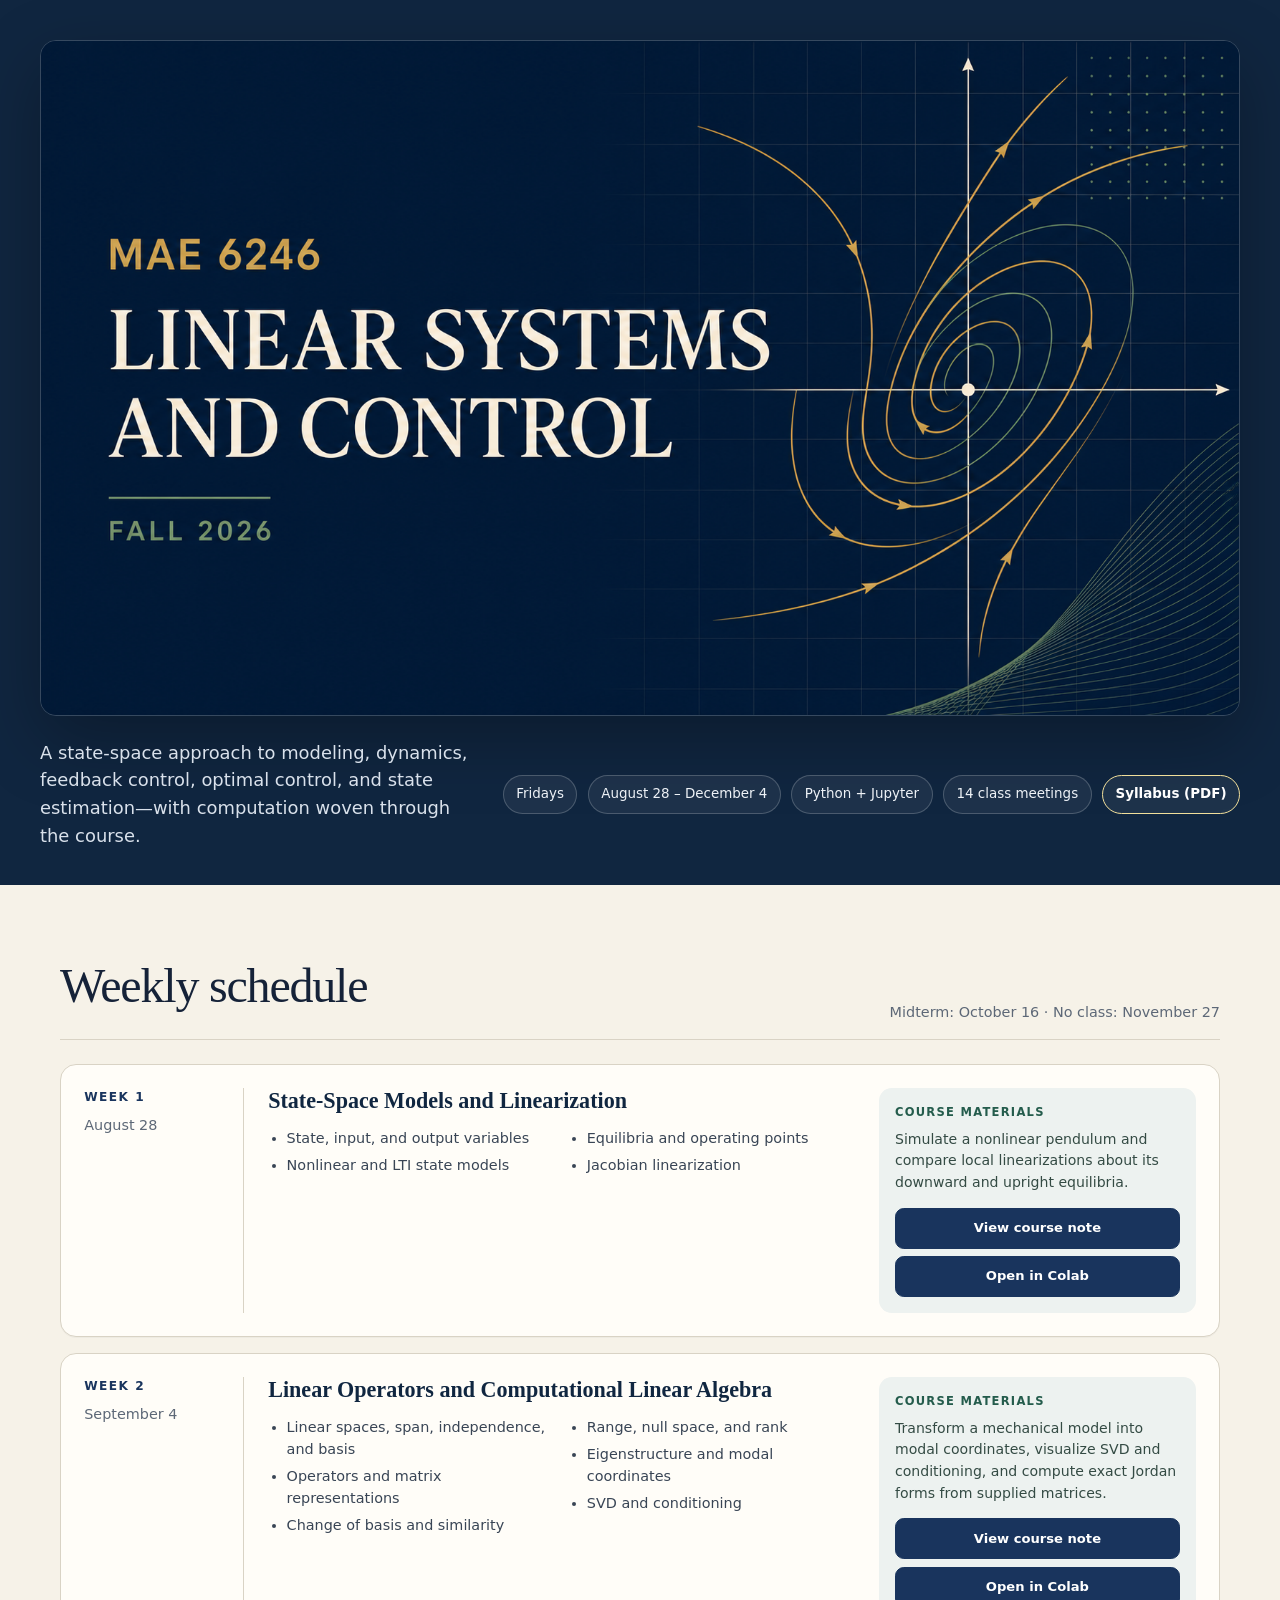
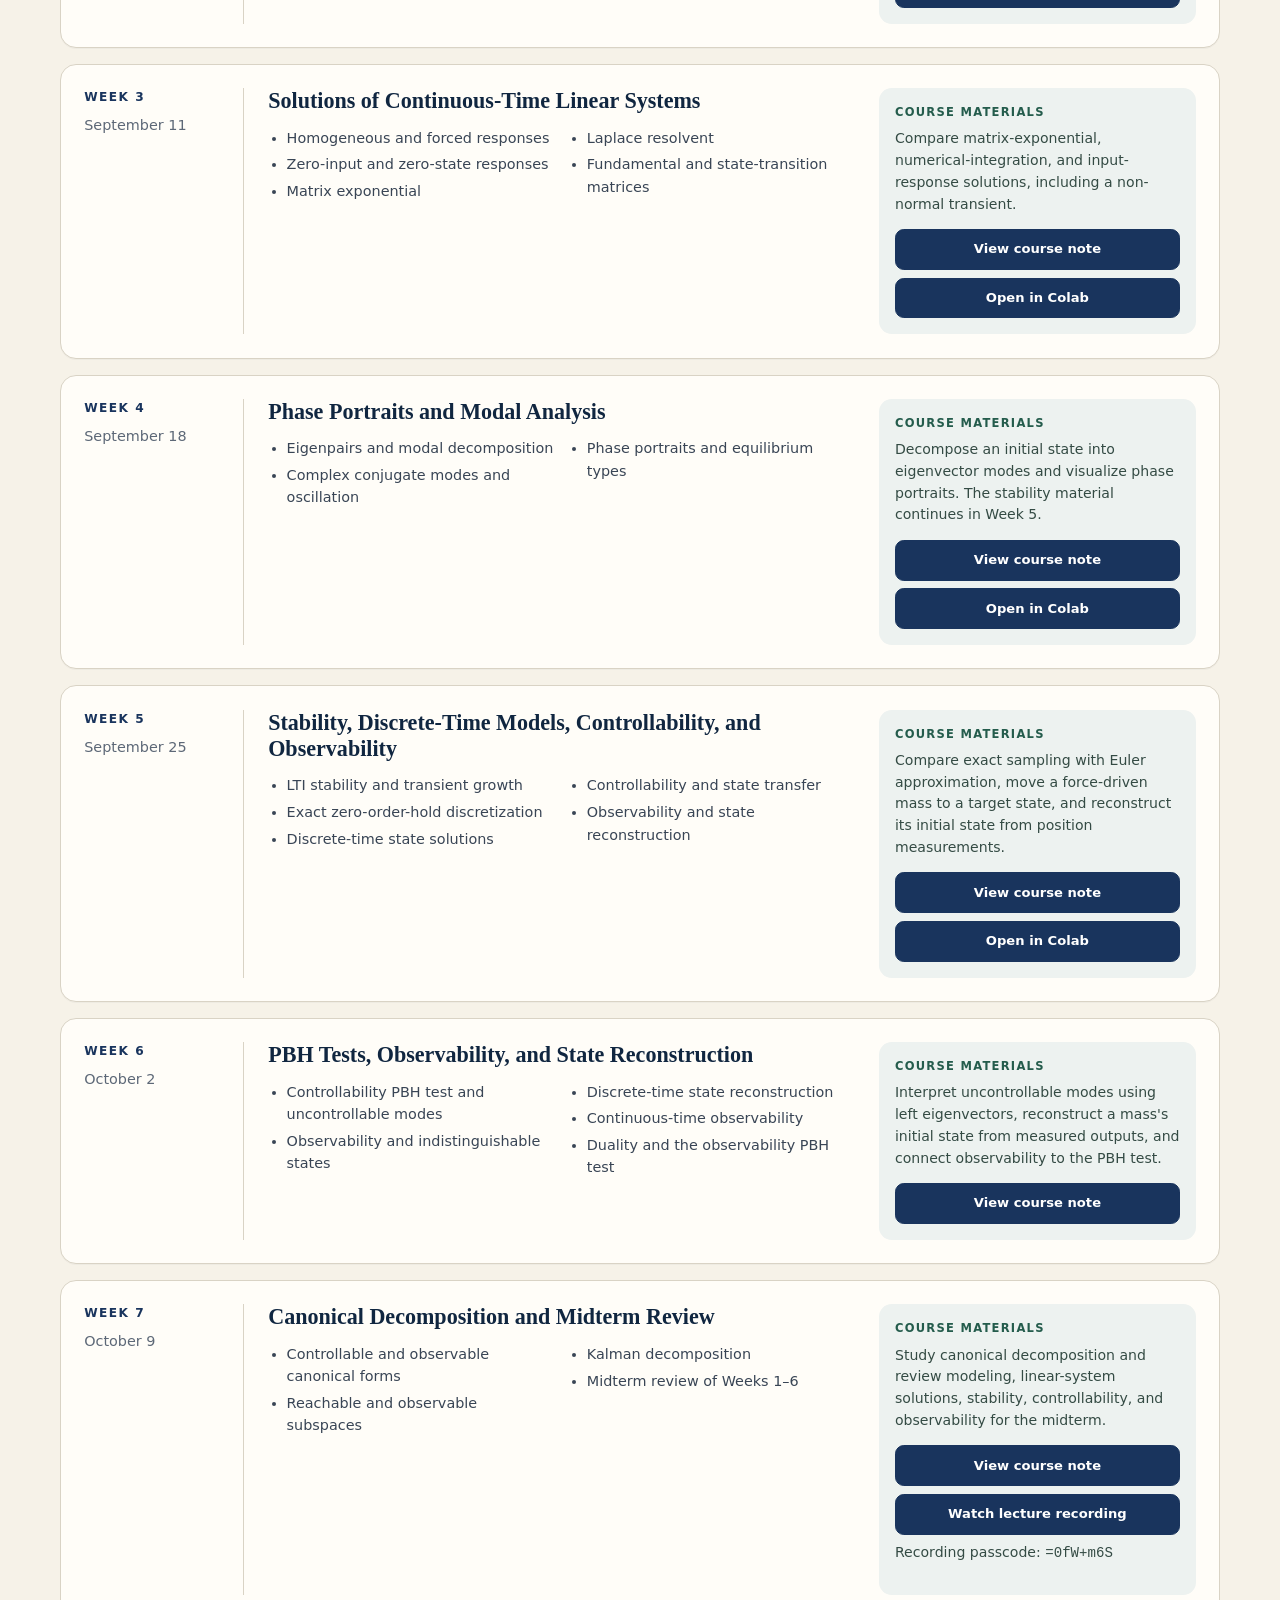
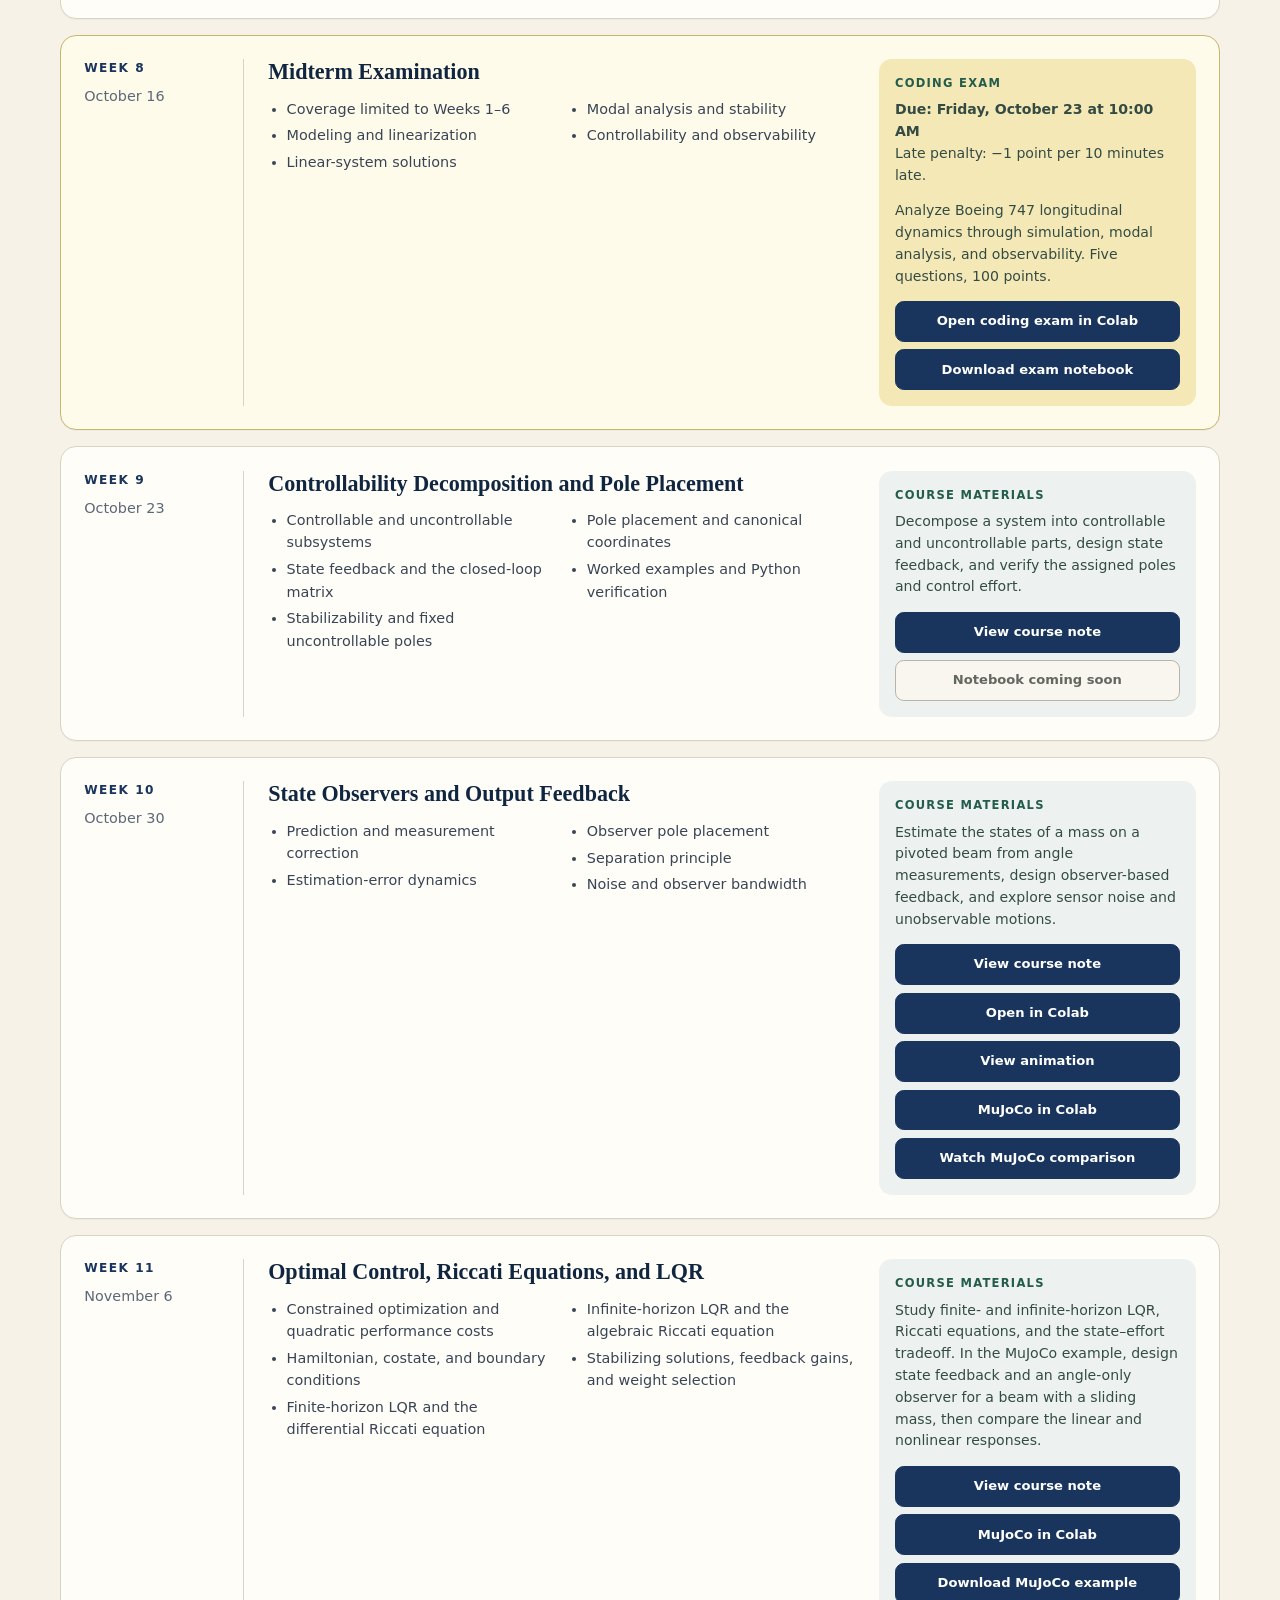
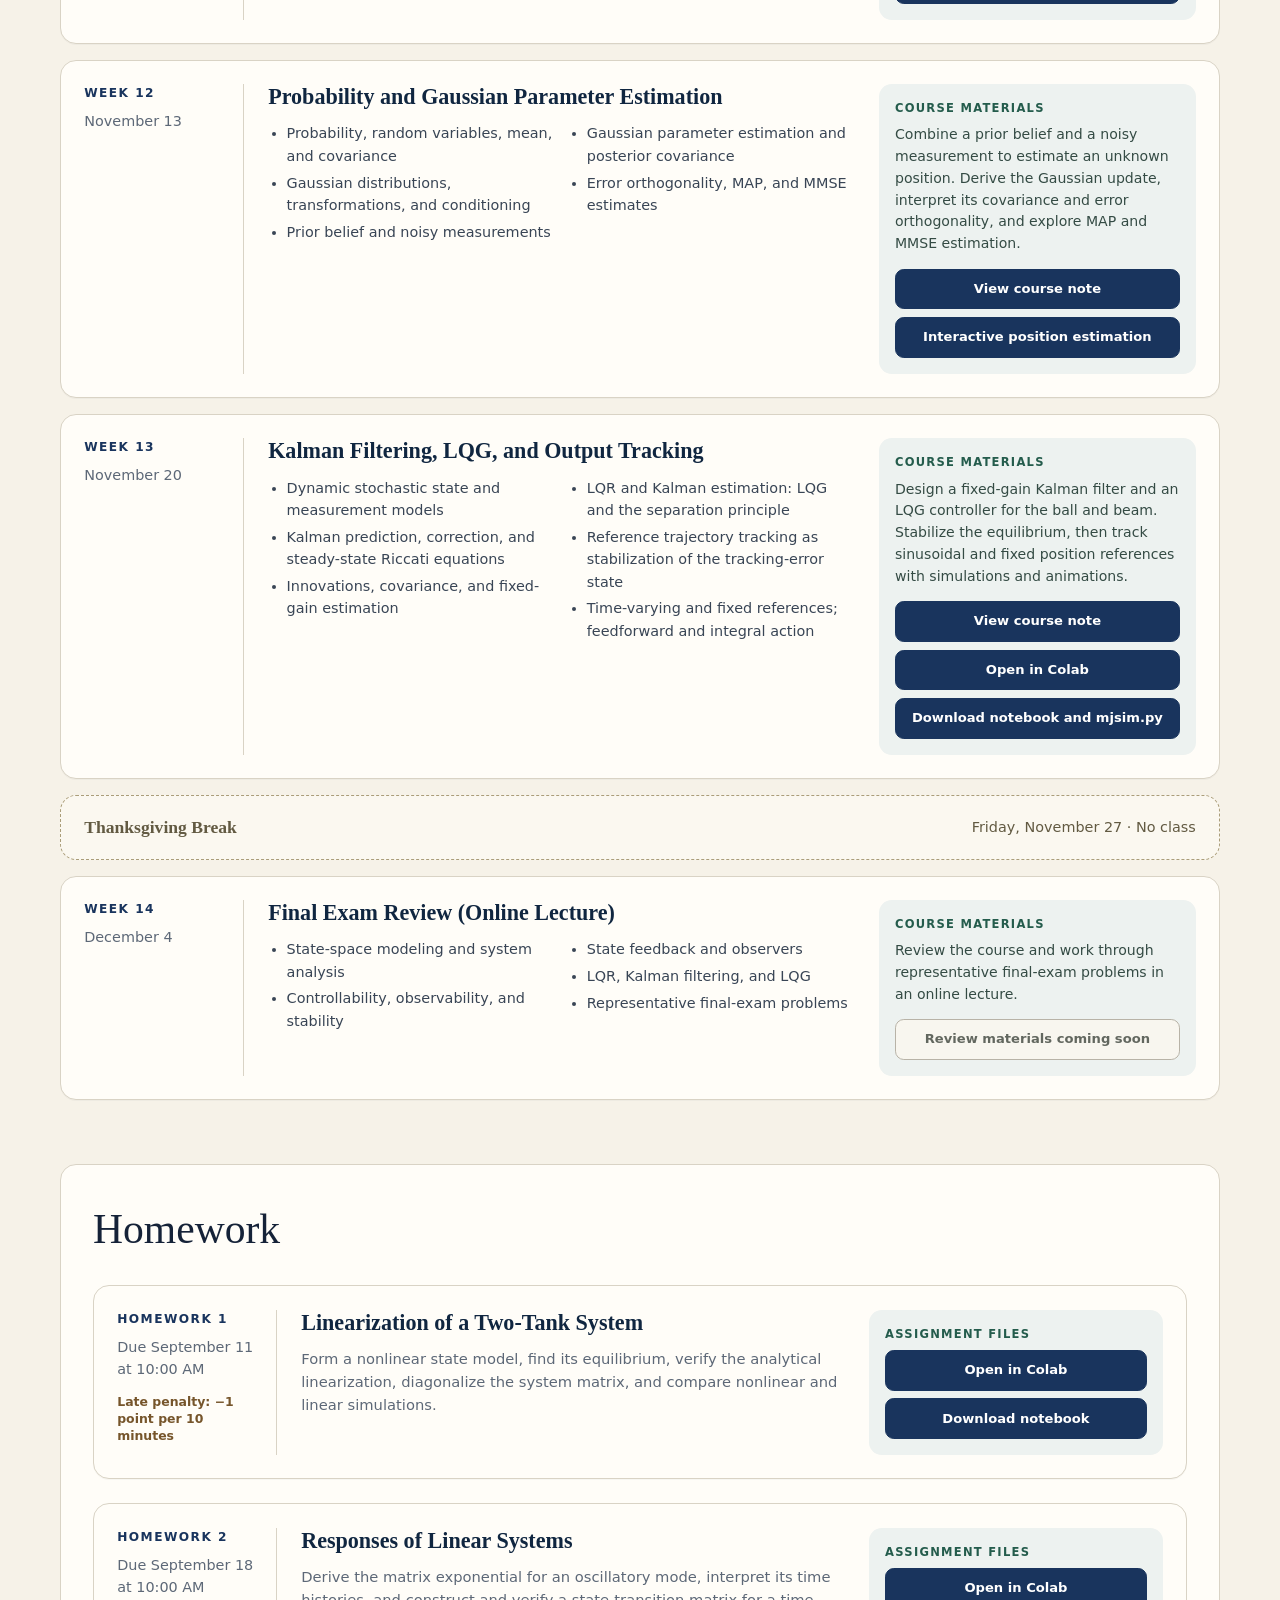
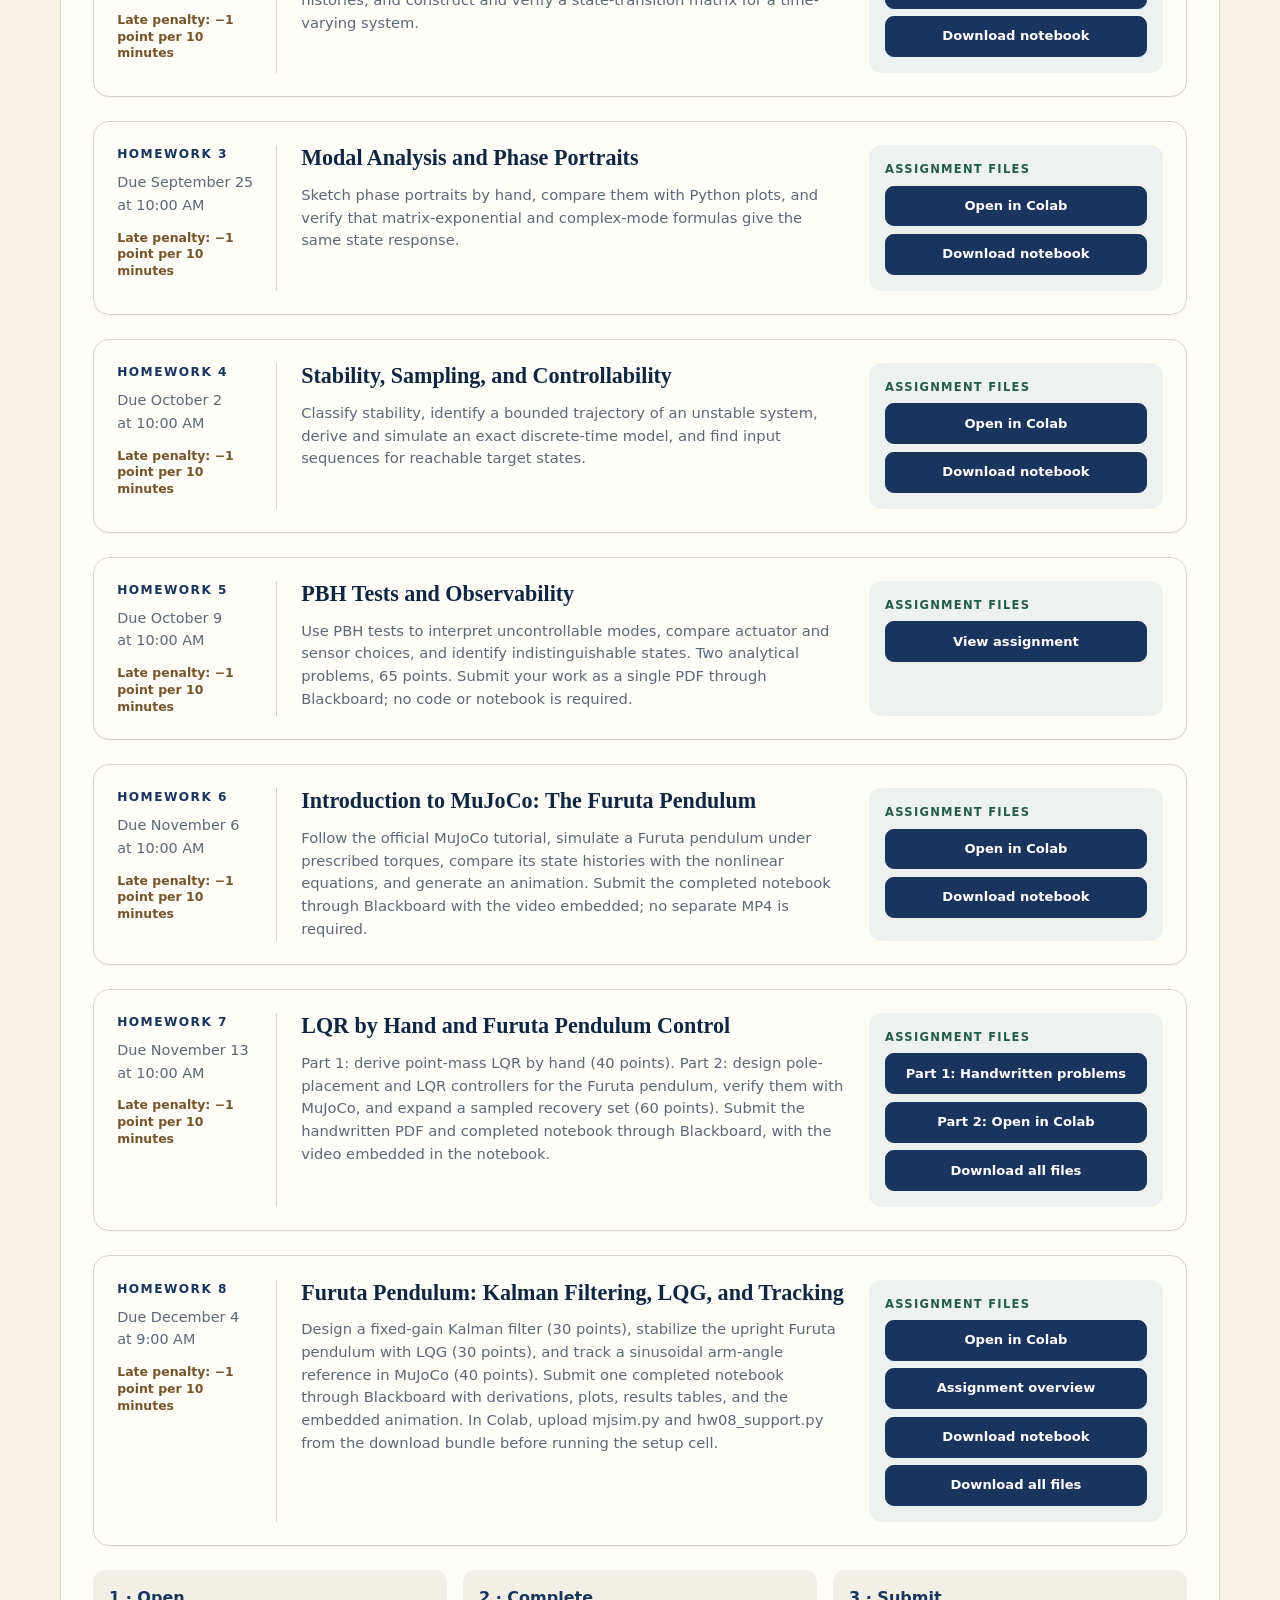
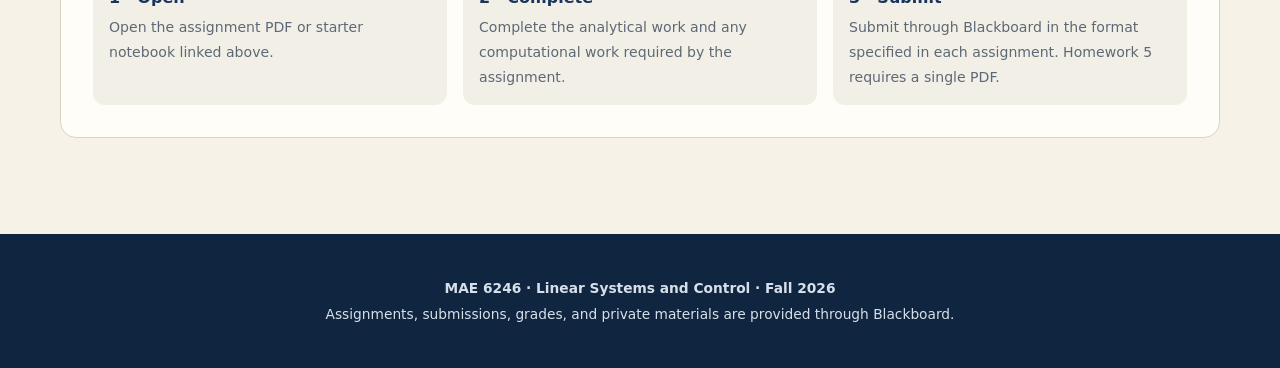
<file: public/index.html>
<!doctype html>
<html lang="en">
  <head>
    <meta charset="utf-8">
    <meta name="viewport" content="width=device-width, initial-scale=1">
    <meta name="description" content="Fall 2026 weekly topics and Python notebooks for MAE 6246, Linear Systems and Control.">
    <meta property="og:type" content="website">
    <meta property="og:title" content="MAE 6246 — Linear Systems and Control">
    <meta property="og:description" content="Fall 2026 weekly topics and Python notebooks.">
    <meta property="og:image" content="https://fdcl-gwu.github.io/MAE6246/og.png">
    <meta name="twitter:card" content="summary_large_image">
    <meta name="twitter:title" content="MAE 6246 — Linear Systems and Control">
    <meta name="twitter:description" content="Fall 2026 weekly topics and Python notebooks.">
    <meta name="twitter:image" content="https://fdcl-gwu.github.io/MAE6246/og.png">
    <title>MAE 6246 — Linear Systems and Control</title>
    <link rel="icon" href="./favicon.svg">
    <link rel="stylesheet" href="./styles.css">
  </head>
  <body>
    <a class="skip-link" href="#schedule">Skip to weekly schedule</a>

    <main id="top">
      <section class="hero" aria-labelledby="course-title">
        <div class="hero-inner">
          <h1 class="visually-hidden" id="course-title">MAE 6246 - Linear Systems and Control</h1>
          <figure class="hero-art" aria-hidden="true"><img src="./og.png" alt=""></figure>
          <div class="hero-summary">
            <p class="hero-copy">A state-space approach to modeling, dynamics, feedback control, optimal control, and state estimation—with computation woven through the course.</p>
            <div class="term-row" aria-label="Course details">
              <span class="term-chip">Fridays</span><span class="term-chip">August 28 – December 4</span><span class="term-chip">Python + Jupyter</span><span class="term-chip">14 class meetings</span><a class="term-chip syllabus-link" href="./syllabus/MAE6246_Fall2026_Syllabus.pdf">Syllabus (PDF)</a>
            </div>
          </div>
        </div>
      </section>

      <div class="page-shell">
        <section id="schedule" aria-labelledby="schedule-heading">
          <div class="section-heading"><h2 id="schedule-heading">Weekly schedule</h2><p>Midterm: October 16 · No class: November 27</p></div>
          <div class="schedule" id="materials">
            <article class="week-card">
              <div class="week-meta"><span class="week-number">Week 1</span><time class="week-date" datetime="2026-08-28">August 28</time></div>
              <div class="week-main"><h3>State-Space Models and Linearization</h3><ul class="topic-list"><li>State, input, and output variables</li><li>Nonlinear and LTI state models</li><li>Equilibria and operating points</li><li>Jacobian linearization</li></ul></div>
              <div class="resource-panel"><span class="resource-label">Course materials</span><p>Simulate a nonlinear pendulum and compare local linearizations about its downward and upright equilibria.</p><div class="resource-actions"><a class="resource-link file-link" data-file="./notes/week01.pdf" data-released="true" data-ready-label="View course note" data-pending-label="Course note coming soon" href="./notes/week01.pdf"><span>View course note</span></a><a class="resource-link colab-link" data-notebook="notebooks/week01_pendulum.ipynb" data-released="true" data-ready-label="Open in Colab" data-pending-label="Notebook coming soon" href="https://colab.research.google.com/github/fdcl-gwu/MAE6246/blob/main/notebooks/week01_pendulum.ipynb"><span>Open in Colab</span></a></div></div>
            </article>

            <article class="week-card">
              <div class="week-meta"><span class="week-number">Week 2</span><time class="week-date" datetime="2026-09-04">September 4</time></div>
              <div class="week-main"><h3>Linear Operators and Computational Linear Algebra</h3><ul class="topic-list"><li>Linear spaces, span, independence, and basis</li><li>Operators and matrix representations</li><li>Change of basis and similarity</li><li>Range, null space, and rank</li><li>Eigenstructure and modal coordinates</li><li>SVD and conditioning</li></ul></div>
              <div class="resource-panel"><span class="resource-label">Course materials</span><p>Transform a mechanical model into modal coordinates, visualize SVD and conditioning, and compute exact Jordan forms from supplied matrices.</p><div class="resource-actions"><a class="resource-link file-link" data-file="./notes/week02.pdf" data-released="true" data-ready-label="View course note" data-pending-label="Course note coming soon" href="./notes/week02.pdf"><span>View course note</span></a><a class="resource-link colab-link" data-notebook="notebooks/week02_computational_linear_algebra.ipynb" data-released="true" data-ready-label="Open in Colab" data-pending-label="Notebook coming soon" href="https://colab.research.google.com/github/fdcl-gwu/MAE6246/blob/main/notebooks/week02_computational_linear_algebra.ipynb"><span>Open in Colab</span></a></div></div>
            </article>

            <article class="week-card">
              <div class="week-meta"><span class="week-number">Week 3</span><time class="week-date" datetime="2026-09-11">September 11</time></div>
              <div class="week-main"><h3>Solutions of Continuous-Time Linear Systems</h3><ul class="topic-list"><li>Homogeneous and forced responses</li><li>Zero-input and zero-state responses</li><li>Matrix exponential</li><li>Laplace resolvent</li><li>Fundamental and state-transition matrices</li></ul></div>
              <div class="resource-panel"><span class="resource-label">Course materials</span><p>Compare matrix-exponential, numerical-integration, and input-response solutions, including a non-normal transient.</p><div class="resource-actions"><a class="resource-link file-link" data-file="./notes/week03.pdf" data-released="true" data-ready-label="View course note" data-pending-label="Course note coming soon" href="./notes/week03.pdf"><span>View course note</span></a><a class="resource-link colab-link" data-notebook="notebooks/week03_lti_solutions.ipynb" data-released="true" data-ready-label="Open in Colab" data-pending-label="Notebook coming soon" href="https://colab.research.google.com/github/fdcl-gwu/MAE6246/blob/main/notebooks/week03_lti_solutions.ipynb"><span>Open in Colab</span></a></div></div>
            </article>

            <article class="week-card">
              <div class="week-meta"><span class="week-number">Week 4</span><time class="week-date" datetime="2026-09-18">September 18</time></div>
              <div class="week-main"><h3>Phase Portraits and Modal Analysis</h3><ul class="topic-list"><li>Eigenpairs and modal decomposition</li><li>Complex conjugate modes and oscillation</li><li>Phase portraits and equilibrium types</li></ul></div>
              <div class="resource-panel"><span class="resource-label">Course materials</span><p>Decompose an initial state into eigenvector modes and visualize phase portraits. The stability material continues in Week 5.</p><div class="resource-actions"><a class="resource-link file-link" data-file="./notes/week04.pdf" data-released="true" data-ready-label="View course note" data-pending-label="Course note coming soon" href="./notes/week04.pdf"><span>View course note</span></a><a class="resource-link colab-link" data-notebook="notebooks/week04_modal_analysis_phase_portraits_stability.ipynb" data-released="true" data-ready-label="Open in Colab" data-pending-label="Notebook coming soon" href="https://colab.research.google.com/github/fdcl-gwu/MAE6246/blob/main/notebooks/week04_modal_analysis_phase_portraits_stability.ipynb"><span>Open in Colab</span></a></div></div>
            </article>

            <article class="week-card">
              <div class="week-meta"><span class="week-number">Week 5</span><time class="week-date" datetime="2026-09-25">September 25</time></div>
              <div class="week-main"><h3>Stability, Discrete-Time Models, Controllability, and Observability</h3><ul class="topic-list"><li>LTI stability and transient growth</li><li>Exact zero-order-hold discretization</li><li>Discrete-time state solutions</li><li>Controllability and state transfer</li><li>Observability and state reconstruction</li></ul></div>
              <div class="resource-panel"><span class="resource-label">Course materials</span><p>Compare exact sampling with Euler approximation, move a force-driven mass to a target state, and reconstruct its initial state from position measurements.</p><div class="resource-actions"><a class="resource-link file-link" data-file="./notes/week05.pdf" data-released="true" data-ready-label="View course note" data-pending-label="Course note coming soon" href="./notes/week05.pdf"><span>View course note</span></a><a class="resource-link colab-link" data-notebook="notebooks/week05_controllability.ipynb" data-released="true" data-ready-label="Open in Colab" data-pending-label="Notebook coming soon" href="https://colab.research.google.com/github/fdcl-gwu/MAE6246/blob/main/notebooks/week05_controllability.ipynb"><span>Open in Colab</span></a></div></div>
            </article>

            <article class="week-card">
              <div class="week-meta"><span class="week-number">Week 6</span><time class="week-date" datetime="2026-10-02">October 2</time></div>
              <div class="week-main"><h3>PBH Tests, Observability, and State Reconstruction</h3><ul class="topic-list"><li>Controllability PBH test and uncontrollable modes</li><li>Observability and indistinguishable states</li><li>Discrete-time state reconstruction</li><li>Continuous-time observability</li><li>Duality and the observability PBH test</li></ul></div>
              <div class="resource-panel"><span class="resource-label">Course materials</span><p>Interpret uncontrollable modes using left eigenvectors, reconstruct a mass's initial state from measured outputs, and connect observability to the PBH test.</p><div class="resource-actions"><a class="resource-link file-link" data-file="./notes/week06.pdf" data-released="true" data-ready-label="View course note" href="./notes/week06.pdf"><span>View course note</span></a></div></div>
            </article>

            <article class="week-card">
              <div class="week-meta"><span class="week-number">Week 7</span><time class="week-date" datetime="2026-10-09">October 9</time></div>
              <div class="week-main"><h3>Canonical Decomposition and Midterm Review</h3><ul class="topic-list"><li>Controllable and observable canonical forms</li><li>Reachable and observable subspaces</li><li>Kalman decomposition</li><li>Midterm review of Weeks 1–6</li></ul></div>
              <div class="resource-panel"><span class="resource-label">Course materials</span><p>Study canonical decomposition and review modeling, linear-system solutions, stability, controllability, and observability for the midterm.</p><div class="resource-actions"><a class="resource-link file-link" data-file="./notes/week07.pdf" data-released="true" data-ready-label="View course note" href="./notes/week07.pdf"><span>View course note</span></a><a class="resource-link" href="https://gwu-edu.zoom.us/rec/share/BQTK-xgDhp3SUhckUiLZWitPfcU0FI8lJ-A7KEI-ECT3QUWm6uS6zOe3AzvviXIT.lZhSGmRbw_rVRvpy" target="_blank" rel="noopener noreferrer"><span>Watch lecture recording</span></a><p>Recording passcode: <code>=0fW+m6S</code></p></div></div>
            </article>

            <article class="week-card special-card" id="midterm">
              <div class="week-meta"><span class="week-number">Week 8</span><time class="week-date" datetime="2026-10-16">October 16</time></div>
              <div class="week-main"><h3>Midterm Examination</h3><ul class="topic-list"><li>Coverage limited to Weeks 1–6</li><li>Modeling and linearization</li><li>Linear-system solutions</li><li>Modal analysis and stability</li><li>Controllability and observability</li></ul></div>
              <div class="resource-panel">
                <span class="resource-label">Coding exam</span>
                <p><strong>Due: <time datetime="2026-10-23T10:00:00">Friday, October 23 at 10:00 AM</time></strong><br>Late penalty: −1 point per 10 minutes late.</p>
                <p>Analyze Boeing 747 longitudinal dynamics through simulation, modal analysis, and observability. Five questions, 100 points.</p>
                <div class="resource-actions">
                  <a class="resource-link colab-link" data-notebook="notebooks/MAE6246.Fall26.Midterm.Coding.ipynb" data-released="true" data-ready-label="Open coding exam in Colab" href="https://colab.research.google.com/github/fdcl-gwu/MAE6246/blob/main/notebooks/MAE6246.Fall26.Midterm.Coding.ipynb"><span>Open coding exam in Colab</span></a>
                  <a class="resource-link" href="./exams/MAE6246.Fall26.Midterm.Coding.ipynb" download="MAE6246.Fall26.Midterm.Coding.ipynb"><span>Download exam notebook</span></a>
                </div>
              </div>
            </article>

            <article class="week-card">
              <div class="week-meta"><span class="week-number">Week 9</span><time class="week-date" datetime="2026-10-23">October 23</time></div>
              <div class="week-main"><h3>Controllability Decomposition and Pole Placement</h3><ul class="topic-list"><li>Controllable and uncontrollable subsystems</li><li>State feedback and the closed-loop matrix</li><li>Stabilizability and fixed uncontrollable poles</li><li>Pole placement and canonical coordinates</li><li>Worked examples and Python verification</li></ul></div>
              <div class="resource-panel"><span class="resource-label">Course materials</span><p>Decompose a system into controllable and uncontrollable parts, design state feedback, and verify the assigned poles and control effort.</p><div class="resource-actions"><a class="resource-link file-link" data-file="./notes/week09.pdf" data-released="true" data-ready-label="View course note" href="./notes/week09.pdf"><span>View course note</span></a><a class="resource-link colab-link is-pending" data-notebook="notebooks/week09_pole_placement.ipynb" data-released="false" data-pending-label="Notebook coming soon" aria-disabled="true"><span>Notebook coming soon</span></a></div></div>
            </article>

            <article class="week-card">
              <div class="week-meta"><span class="week-number">Week 10</span><time class="week-date" datetime="2026-10-30">October 30</time></div>
              <div class="week-main"><h3>State Observers and Output Feedback</h3><ul class="topic-list"><li>Prediction and measurement correction</li><li>Estimation-error dynamics</li><li>Observer pole placement</li><li>Separation principle</li><li>Noise and observer bandwidth</li></ul></div>
              <div class="resource-panel"><span class="resource-label">Course materials</span><p>Estimate the states of a mass on a pivoted beam from angle measurements, design observer-based feedback, and explore sensor noise and unobservable motions.</p><div class="resource-actions"><a class="resource-link file-link" data-file="./notes/week10.pdf" data-released="true" data-ready-label="View course note" href="./notes/week10.pdf"><span>View course note</span></a><a class="resource-link colab-link" data-notebook="notebooks/week10_observers.ipynb" data-released="true" data-ready-label="Open in Colab" href="https://colab.research.google.com/github/fdcl-gwu/MAE6246/blob/main/notebooks/week10_observers.ipynb"><span>Open in Colab</span></a><a class="resource-link" href="./animations/week10_mass_beam.gif" target="_blank" rel="noopener noreferrer"><span>View animation</span></a><a class="resource-link colab-link" data-notebook="notebooks/week10_mujoco_beam.ipynb" data-released="true" data-ready-label="MuJoCo in Colab" href="https://colab.research.google.com/github/fdcl-gwu/MAE6246/blob/main/notebooks/week10_mujoco_beam.ipynb"><span>MuJoCo in Colab</span></a><a class="resource-link" href="./animations/week10_mujoco_comparison.mp4" target="_blank" rel="noopener noreferrer"><span>Watch MuJoCo comparison</span></a></div></div>
            </article>

            <article class="week-card" id="week11">
              <div class="week-meta"><span class="week-number">Week 11</span><time class="week-date" datetime="2026-11-06">November 6</time></div>
              <div class="week-main"><h3>Optimal Control, Riccati Equations, and LQR</h3><ul class="topic-list"><li>Constrained optimization and quadratic performance costs</li><li>Hamiltonian, costate, and boundary conditions</li><li>Finite-horizon LQR and the differential Riccati equation</li><li>Infinite-horizon LQR and the algebraic Riccati equation</li><li>Stabilizing solutions, feedback gains, and weight selection</li></ul></div>
              <div class="resource-panel">
                <span class="resource-label">Course materials</span>
                <p>Study finite- and infinite-horizon LQR, Riccati equations, and the state–effort tradeoff. In the MuJoCo example, design state feedback and an angle-only observer for a beam with a sliding mass, then compare the linear and nonlinear responses.</p>
                <div class="resource-actions">
                  <a class="resource-link file-link" data-file="./notes/week11.pdf" data-released="true" data-ready-label="View course note" href="./notes/week11.pdf"><span>View course note</span></a>
                  <a class="resource-link colab-link" data-notebook="notebooks/week11/week11_mujoco_controller_observer.ipynb" data-released="true" data-ready-label="MuJoCo in Colab" href="https://colab.research.google.com/github/fdcl-gwu/MAE6246/blob/main/notebooks/week11/week11_mujoco_controller_observer.ipynb"><span>MuJoCo in Colab</span></a>
                  <a class="resource-link" href="./examples/week11_mujoco.zip" download="week11_mujoco.zip"><span>Download MuJoCo example</span></a>
                </div>
              </div>
            </article>

            <article class="week-card" id="week12">
              <div class="week-meta"><span class="week-number">Week 12</span><time class="week-date" datetime="2026-11-13">November 13</time></div>
              <div class="week-main"><h3>Probability and Gaussian Parameter Estimation</h3><ul class="topic-list"><li>Probability, random variables, mean, and covariance</li><li>Gaussian distributions, transformations, and conditioning</li><li>Prior belief and noisy measurements</li><li>Gaussian parameter estimation and posterior covariance</li><li>Error orthogonality, MAP, and MMSE estimates</li></ul></div>
              <div class="resource-panel">
                <span class="resource-label">Course materials</span>
                <p>Combine a prior belief and a noisy measurement to estimate an unknown position. Derive the Gaussian update, interpret its covariance and error orthogonality, and explore MAP and MMSE estimation.</p>
                <div class="resource-actions">
                  <a class="resource-link file-link" data-file="./notes/week12.pdf" data-released="true" data-ready-label="View course note" href="./notes/week12.pdf"><span>View course note</span></a>
                  <a class="resource-link" href="./demos/gaussian-position.html"><span>Interactive position estimation</span></a>
                </div>
              </div>
            </article>

            <article class="week-card" id="week13">
              <div class="week-meta"><span class="week-number">Week 13</span><time class="week-date" datetime="2026-11-20">November 20</time></div>
              <div class="week-main"><h3>Kalman Filtering, LQG, and Output Tracking</h3><ul class="topic-list"><li>Dynamic stochastic state and measurement models</li><li>Kalman prediction, correction, and steady-state Riccati equations</li><li>Innovations, covariance, and fixed-gain estimation</li><li>LQR and Kalman estimation: LQG and the separation principle</li><li>Reference trajectory tracking as stabilization of the tracking-error state</li><li>Time-varying and fixed references; feedforward and integral action</li></ul></div>
              <div class="resource-panel">
                <span class="resource-label">Course materials</span>
                <p>Design a fixed-gain Kalman filter and an LQG controller for the ball and beam. Stabilize the equilibrium, then track sinusoidal and fixed position references with simulations and animations.</p>
                <div class="resource-actions">
                  <a class="resource-link file-link" data-file="./notes/week13.pdf" data-released="true" data-ready-label="View course note" href="./notes/week13.pdf"><span>View course note</span></a>
                  <a class="resource-link colab-link" data-notebook="notebooks/week13/week13_ball_beam_lqg.ipynb" data-released="true" data-ready-label="Open in Colab" href="https://colab.research.google.com/github/fdcl-gwu/MAE6246/blob/main/notebooks/week13/week13_ball_beam_lqg.ipynb"><span>Open in Colab</span></a>
                  <a class="resource-link" href="./examples/week13_mujoco.zip" download="week13_mujoco.zip"><span>Download notebook and mjsim.py</span></a>
                </div>
              </div>
            </article>

            <div class="break-card" role="note"><strong>Thanksgiving Break</strong><span>Friday, November 27 · No class</span></div>

            <article class="week-card" id="week14">
              <div class="week-meta"><span class="week-number">Week 14</span><time class="week-date" datetime="2026-12-04">December 4</time></div>
              <div class="week-main"><h3>Final Exam Review (Online Lecture)</h3><ul class="topic-list"><li>State-space modeling and system analysis</li><li>Controllability, observability, and stability</li><li>State feedback and observers</li><li>LQR, Kalman filtering, and LQG</li><li>Representative final-exam problems</li></ul></div>
              <div class="resource-panel"><span class="resource-label">Course materials</span><p>Review the course and work through representative final-exam problems in an online lecture.</p><div class="resource-actions"><a class="resource-link file-link is-pending" data-file="./notes/week14.pdf" data-released="false" data-ready-label="View review materials" data-pending-label="Review materials coming soon" aria-disabled="true"><span>Review materials coming soon</span></a></div></div>
            </article>
          </div>
        </section>

        <section class="homework-section" id="homework" aria-labelledby="homework-heading">
          <h2 id="homework-heading">Homework</h2>
          <article class="week-card homework-card">
            <div class="week-meta homework-meta">
              <span class="week-number">Homework 1</span>
              <time class="week-date" datetime="2026-09-11T10:00:00-04:00">Due September 11<br>at 10:00 AM</time>
              <span class="homework-penalty">Late penalty: −1 point per 10 minutes</span>
            </div>
            <div class="week-main">
              <h3>Linearization of a Two-Tank System</h3>
              <p class="homework-description">Form a nonlinear state model, find its equilibrium, verify the analytical linearization, diagonalize the system matrix, and compare nonlinear and linear simulations.</p>
            </div>
            <div class="resource-panel">
              <span class="resource-label">Assignment files</span>
              <div class="resource-actions homework-actions">
                <a class="resource-link colab-link" data-notebook="notebooks/homework01_two_tank.ipynb" data-released="true" data-ready-label="Open in Colab" data-pending-label="Notebook coming soon" href="https://colab.research.google.com/github/fdcl-gwu/MAE6246/blob/main/notebooks/homework01_two_tank.ipynb"><span>Open in Colab</span></a>
                <a class="resource-link" href="./homework/homework01_two_tank.ipynb" download="MAE6246_homework01_two_tank.ipynb"><span>Download notebook</span></a>
              </div>
            </div>
          </article>
          <article class="week-card homework-card">
            <div class="week-meta homework-meta">
              <span class="week-number">Homework 2</span>
              <time class="week-date" datetime="2026-09-18T10:00:00-04:00">Due September 18<br>at 10:00 AM</time>
              <span class="homework-penalty">Late penalty: −1 point per 10 minutes</span>
            </div>
            <div class="week-main">
              <h3>Responses of Linear Systems</h3>
              <p class="homework-description">Derive the matrix exponential for an oscillatory mode, interpret its time histories, and construct and verify a state-transition matrix for a time-varying system.</p>
            </div>
            <div class="resource-panel">
              <span class="resource-label">Assignment files</span>
              <div class="resource-actions homework-actions">
                <a class="resource-link colab-link" data-notebook="notebooks/homework02_lti_responses.ipynb" data-released="true" data-ready-label="Open in Colab" data-pending-label="Notebook coming soon" href="https://colab.research.google.com/github/fdcl-gwu/MAE6246/blob/main/notebooks/homework02_lti_responses.ipynb"><span>Open in Colab</span></a>
                <a class="resource-link" href="./homework/homework02_lti_responses.ipynb" download="MAE6246_homework02_lti_responses.ipynb"><span>Download notebook</span></a>
              </div>
            </div>
          </article>
          <article class="week-card homework-card">
            <div class="week-meta homework-meta">
              <span class="week-number">Homework 3</span>
              <time class="week-date" datetime="2026-09-25T10:00:00-04:00">Due September 25<br>at 10:00 AM</time>
              <span class="homework-penalty">Late penalty: −1 point per 10 minutes</span>
            </div>
            <div class="week-main">
              <h3>Modal Analysis and Phase Portraits</h3>
              <p class="homework-description">Sketch phase portraits by hand, compare them with Python plots, and verify that matrix-exponential and complex-mode formulas give the same state response.</p>
            </div>
            <div class="resource-panel">
              <span class="resource-label">Assignment files</span>
              <div class="resource-actions homework-actions">
                <a class="resource-link colab-link" data-notebook="notebooks/homework03_modal_analysis_phase_portraits.ipynb" data-released="true" data-ready-label="Open in Colab" data-pending-label="Notebook coming soon" href="https://colab.research.google.com/github/fdcl-gwu/MAE6246/blob/main/notebooks/homework03_modal_analysis_phase_portraits.ipynb"><span>Open in Colab</span></a>
                <a class="resource-link" href="./homework/homework03_modal_analysis_phase_portraits.ipynb" download="MAE6246_homework03_modal_analysis_phase_portraits.ipynb"><span>Download notebook</span></a>
              </div>
            </div>
          </article>
          <article class="week-card homework-card">
            <div class="week-meta homework-meta">
              <span class="week-number">Homework 4</span>
              <time class="week-date" datetime="2026-10-02T10:00:00-04:00">Due October 2<br>at 10:00 AM</time>
              <span class="homework-penalty">Late penalty: −1 point per 10 minutes</span>
            </div>
            <div class="week-main">
              <h3>Stability, Sampling, and Controllability</h3>
              <p class="homework-description">Classify stability, identify a bounded trajectory of an unstable system, derive and simulate an exact discrete-time model, and find input sequences for reachable target states.</p>
            </div>
            <div class="resource-panel">
              <span class="resource-label">Assignment files</span>
              <div class="resource-actions homework-actions">
                <a class="resource-link colab-link" data-notebook="notebooks/homework04_stability_sampling_controllability.ipynb" data-released="true" data-ready-label="Open in Colab" data-pending-label="Notebook coming soon" href="https://colab.research.google.com/github/fdcl-gwu/MAE6246/blob/main/notebooks/homework04_stability_sampling_controllability.ipynb"><span>Open in Colab</span></a>
                <a class="resource-link" href="./homework/homework04_stability_sampling_controllability.ipynb" download="MAE6246_homework04_stability_sampling_controllability.ipynb"><span>Download notebook</span></a>
              </div>
            </div>
          </article>
          <article class="week-card homework-card">
            <div class="week-meta homework-meta">
              <span class="week-number">Homework 5</span>
              <time class="week-date" datetime="2026-10-09T10:00:00-04:00">Due October 9<br>at 10:00 AM</time>
              <span class="homework-penalty">Late penalty: −1 point per 10 minutes</span>
            </div>
            <div class="week-main">
              <h3>PBH Tests and Observability</h3>
              <p class="homework-description">Use PBH tests to interpret uncontrollable modes, compare actuator and sensor choices, and identify indistinguishable states. Two analytical problems, 65 points. Submit your work as a single PDF through Blackboard; no code or notebook is required.</p>
            </div>
            <div class="resource-panel">
              <span class="resource-label">Assignment files</span>
              <div class="resource-actions homework-actions">
                <a class="resource-link file-link" data-file="./homework/homework05.pdf" data-released="true" data-ready-label="View assignment" href="./homework/homework05.pdf"><span>View assignment</span></a>
              </div>
            </div>
          </article>
          <article class="week-card homework-card" id="furuta-assignment">
            <div class="week-meta homework-meta">
              <span class="week-number">Homework 6</span>
              <time class="week-date" datetime="2026-11-06T10:00:00-05:00">Due November 6<br>at 10:00 AM</time>
              <span class="homework-penalty">Late penalty: −1 point per 10 minutes</span>
            </div>
            <div class="week-main">
              <h3>Introduction to MuJoCo: The Furuta Pendulum</h3>
              <p class="homework-description">Follow the official MuJoCo tutorial, simulate a Furuta pendulum under prescribed torques, compare its state histories with the nonlinear equations, and generate an animation. Submit the completed notebook through Blackboard with the video embedded; no separate MP4 is required.</p>
            </div>
            <div class="resource-panel">
              <span class="resource-label">Assignment files</span>
              <div class="resource-actions homework-actions">
                <a class="resource-link colab-link" data-notebook="notebooks/furuta_intro_assignment.ipynb" data-released="true" data-ready-label="Open in Colab" href="https://colab.research.google.com/github/fdcl-gwu/MAE6246/blob/main/notebooks/furuta_intro_assignment.ipynb"><span>Open in Colab</span></a>
                <a class="resource-link" href="./homework/furuta_intro_assignment.ipynb" download="MAE6246_furuta_intro_assignment.ipynb"><span>Download notebook</span></a>
              </div>
            </div>
          </article>
          <article class="week-card homework-card" id="homework07">
            <div class="week-meta homework-meta">
              <span class="week-number">Homework 7</span>
              <time class="week-date" datetime="2026-11-13T10:00:00-05:00">Due November 13<br>at 10:00 AM</time>
              <span class="homework-penalty">Late penalty: −1 point per 10 minutes</span>
            </div>
            <div class="week-main">
              <h3>LQR by Hand and Furuta Pendulum Control</h3>
              <p class="homework-description">Part 1: derive point-mass LQR by hand (40 points). Part 2: design pole-placement and LQR controllers for the Furuta pendulum, verify them with MuJoCo, and expand a sampled recovery set (60 points). Submit the handwritten PDF and completed notebook through Blackboard, with the video embedded in the notebook.</p>
            </div>
            <div class="resource-panel">
              <span class="resource-label">Assignment files</span>
              <div class="resource-actions homework-actions">
                <a class="resource-link file-link" data-file="./homework/homework07.pdf" data-released="true" data-ready-label="Part 1: Handwritten problems" href="./homework/homework07.pdf"><span>Part 1: Handwritten problems</span></a>
                <a class="resource-link colab-link" data-notebook="notebooks/homework07/homework07_furuta_control.ipynb" data-released="true" data-ready-label="Part 2: Open in Colab" href="https://colab.research.google.com/github/fdcl-gwu/MAE6246/blob/main/notebooks/homework07/homework07_furuta_control.ipynb"><span>Part 2: Open in Colab</span></a>
                <a class="resource-link" href="./homework/homework07_bundle.zip" download="homework07_bundle.zip"><span>Download all files</span></a>
              </div>
            </div>
          </article>
          <article class="week-card homework-card" id="homework08">
            <div class="week-meta homework-meta">
              <span class="week-number">Homework 8</span>
              <time class="week-date" datetime="2026-12-04T09:00:00-05:00">Due December 4<br>at 9:00 AM</time>
              <span class="homework-penalty">Late penalty: −1 point per 10 minutes</span>
            </div>
            <div class="week-main">
              <h3>Furuta Pendulum: Kalman Filtering, LQG, and Tracking</h3>
              <p class="homework-description">Design a fixed-gain Kalman filter (30 points), stabilize the upright Furuta pendulum with LQG (30 points), and track a sinusoidal arm-angle reference in MuJoCo (40 points). Submit one completed notebook through Blackboard with derivations, plots, results tables, and the embedded animation. In Colab, upload mjsim.py and hw08_support.py from the download bundle before running the setup cell.</p>
            </div>
            <div class="resource-panel">
              <span class="resource-label">Assignment files</span>
              <div class="resource-actions homework-actions">
                <a class="resource-link colab-link" data-notebook="notebooks/homework08/homework08_furuta_lqg_tracking.ipynb" data-released="true" data-ready-label="Open in Colab" href="https://colab.research.google.com/github/fdcl-gwu/MAE6246/blob/main/notebooks/homework08/homework08_furuta_lqg_tracking.ipynb"><span>Open in Colab</span></a>
                <a class="resource-link file-link" data-file="./homework/homework08.pdf" data-released="true" data-ready-label="Assignment overview" href="./homework/homework08.pdf"><span>Assignment overview</span></a>
                <a class="resource-link" href="./homework/homework08_furuta_lqg_tracking.ipynb" download="homework08_furuta_lqg_tracking.ipynb"><span>Download notebook</span></a>
                <a class="resource-link" href="./homework/homework08_bundle.zip" download="homework08_bundle.zip"><span>Download all files</span></a>
              </div>
            </div>
          </article>
          <div class="homework-flow">
            <article><strong>1 · Open</strong><span>Open the assignment PDF or starter notebook linked above.</span></article>
            <article><strong>2 · Complete</strong><span>Complete the analytical work and any computational work required by the assignment.</span></article>
            <article><strong>3 · Submit</strong><span>Submit through Blackboard in the format specified in each assignment. Homework 5 requires a single PDF.</span></article>
          </div>
        </section>
      </div>
    </main>

    <footer class="site-footer"><p><strong>MAE 6246 · Linear Systems and Control · Fall 2026</strong></p><p>Assignments, submissions, grades, and private materials are provided through Blackboard.</p></footer>
    <script src="./site-config.js"></script>
    <script src="./site.js"></script>
  </body>
</html>
</file>
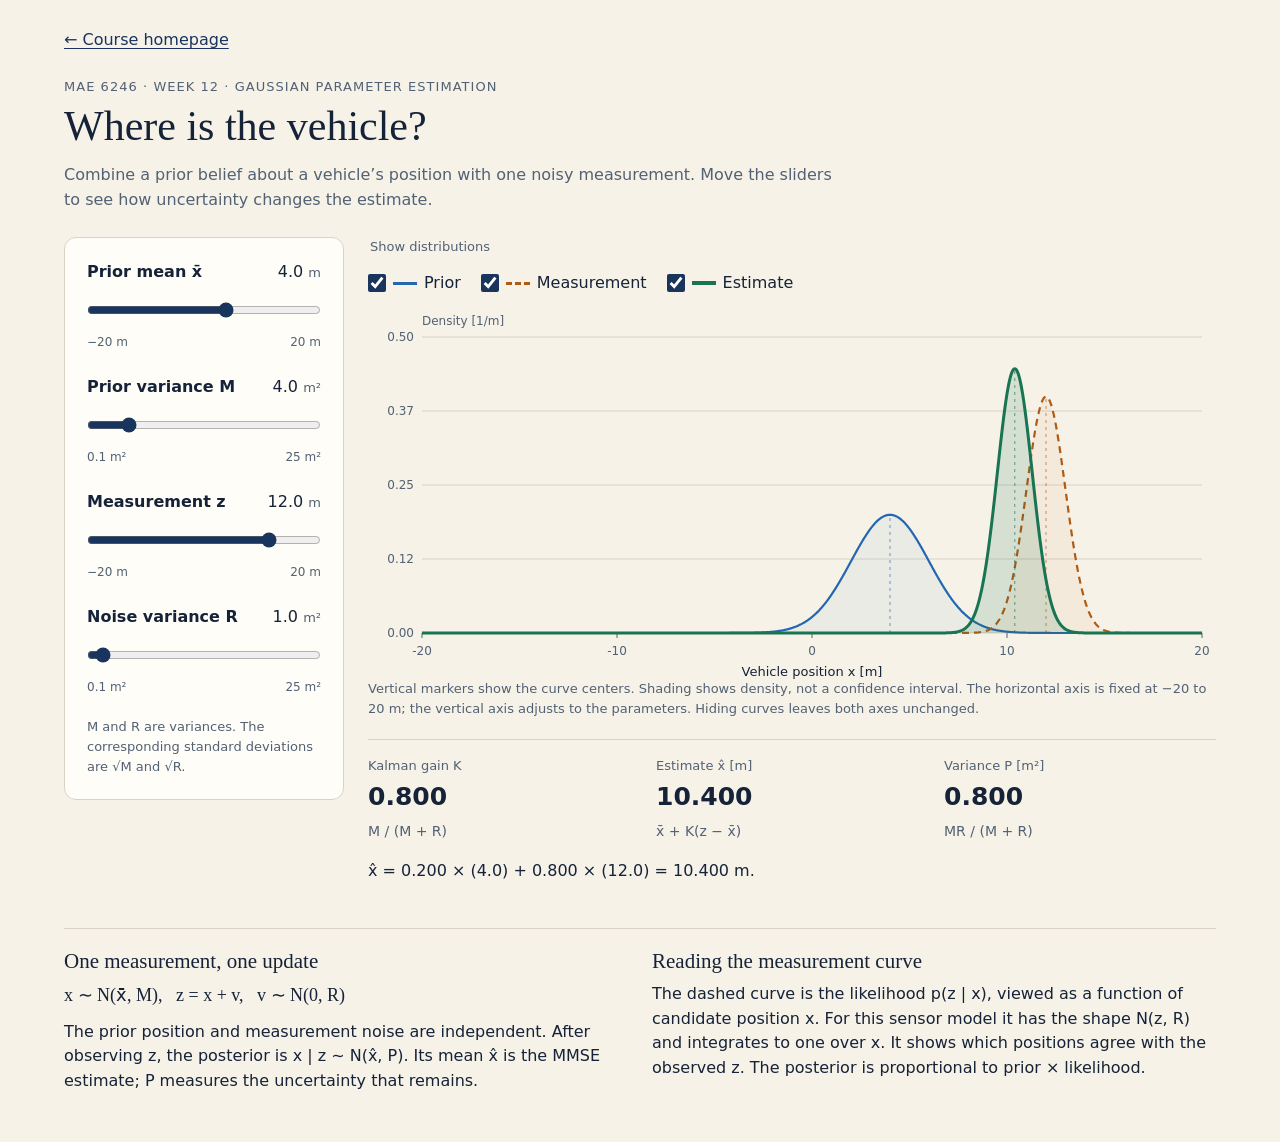
<file: public/demos/gaussian-position.html>
<!doctype html>
<html lang="en">
<head>
  <meta charset="utf-8">
  <meta name="viewport" content="width=device-width, initial-scale=1">
  <title>1D Position Estimation · MAE 6246</title>
  <meta name="description" content="Explore how a Gaussian prior and a noisy position measurement combine into an MMSE estimate.">
  <style>
    :root { color-scheme: light; --ink:#152238; --muted:#526174; --navy:#19345d; --paper:#fffdf8; --cream:#f6f2e8; --line:#d9d3c5; --prior:#2366b1; --measurement:#b05a12; --posterior:#197451; }
    * { box-sizing:border-box; }
    body { margin:0; background:var(--cream); color:var(--ink); font:16px/1.55 system-ui,-apple-system,"Segoe UI",sans-serif; }
    main { max-width:1200px; margin:auto; padding:28px 24px 48px; }
    a { color:var(--navy); text-underline-offset:3px; }
    .eyebrow { margin:24px 0 4px; color:var(--muted); font-size:13px; letter-spacing:.08em; text-transform:uppercase; }
    h1 { font:normal clamp(28px,4vw,42px)/1.2 Georgia,serif; margin:0 0 12px; }
    .intro { margin:0 0 24px; max-width:780px; color:var(--muted); }
    .workspace { display:grid; grid-template-columns:280px minmax(0,1fr); gap:24px; align-items:start; }
    .controls { background:var(--paper); border:1px solid var(--line); border-radius:12px; padding:22px; }
    .control + .control { margin-top:24px; }
    .label-row { display:flex; align-items:baseline; justify-content:space-between; gap:12px; }
    label { cursor:pointer; }
    .label-row label { font-weight:600; }
    output, .number { font-variant-numeric:tabular-nums; }
    .units { color:var(--muted); font-size:13px; }
    input[type=range] { width:100%; margin:10px 0 0; accent-color:var(--navy); min-height:30px; cursor:pointer; }
    .limits { display:flex; justify-content:space-between; color:var(--muted); font-size:12px; }
    .variance-note { margin:20px 0 0; color:var(--muted); font-size:13px; }
    .visual { min-width:0; }
    fieldset { border:0; padding:0; margin:0; }
    legend { font-size:13px; color:var(--muted); margin-bottom:8px; }
    .toggles { display:flex; flex-wrap:wrap; gap:8px 20px; }
    .toggle { display:flex; gap:7px; align-items:center; min-height:36px; }
    input[type=checkbox] { width:18px; height:18px; margin:0; accent-color:var(--navy); }
    .swatch { width:24px; border-top:3px solid var(--prior); }
    .swatch.measurement { border-color:var(--measurement); border-top-style:dashed; }
    .swatch.posterior { border-color:var(--posterior); border-top-width:4px; }
    #plot { display:block; width:100%; height:370px; margin-top:8px; overflow:visible; }
    .caption { color:var(--muted); font-size:13px; margin:0 0 20px; }
    .results { display:grid; grid-template-columns:repeat(3,minmax(0,1fr)); border-top:1px solid var(--line); padding-top:16px; gap:16px; }
    .result-label { color:var(--muted); font-size:13px; }
    .result-value { font-size:25px; font-weight:600; margin-top:2px; }
    .formula { color:var(--muted); font-size:14px; margin-top:4px; }
    .explanation { border-top:1px solid var(--line); margin-top:28px; padding-top:20px; display:grid; grid-template-columns:1fr 1fr; gap:24px; }
    .explanation h2 { font:normal 21px Georgia,serif; margin:0 0 8px; }
    .explanation p { margin:0; }
    .equation { font-family:Georgia,serif; font-size:18px; margin-bottom:10px !important; }
    #update { margin-top:16px; }
    .visually-hidden { position:absolute; width:1px; height:1px; padding:0; margin:-1px; overflow:hidden; clip:rect(0,0,0,0); white-space:nowrap; border:0; }
    @media(max-width:760px) {
      main { padding:20px 16px 32px; }
      .workspace { grid-template-columns:1fr; gap:20px; }
      .controls { display:grid; grid-template-columns:1fr 1fr; gap:20px; padding:16px; }
      .control + .control { margin:0; }
      .variance-note { grid-column:1/-1; margin:0; }
      .explanation { grid-template-columns:1fr; }
      #plot { height:320px; }
      .result-value { font-size:22px; }
    }
    @media(max-width:390px) { .controls { grid-template-columns:1fr; } .results { gap:8px; } .formula { font-size:12px; } }
  </style>
</head>
<body>
<main>
  <a href="../index.html#week12">← Course homepage</a>
  <p class="eyebrow">MAE 6246 · Week 12 · Gaussian parameter estimation</p>
  <h1>Where is the vehicle?</h1>
  <p class="intro">Combine a prior belief about a vehicle’s position with one noisy measurement. Move the sliders to see how uncertainty changes the estimate.</p>
  <div class="workspace">
    <section class="controls" aria-label="Prior and measurement parameters">
      <div class="control">
        <div class="label-row"><label for="mean">Prior mean x̄</label><span><output id="mean-value" for="mean">4.0</output> <span class="units">m</span></span></div>
        <input id="mean" type="range" min="-20" max="20" step="0.1" value="4">
        <div class="limits"><span>−20 m</span><span>20 m</span></div>
      </div>
      <div class="control">
        <div class="label-row"><label for="M">Prior variance M</label><span><output id="M-value" for="M">4.0</output> <span class="units">m²</span></span></div>
        <input id="M" type="range" min="0.1" max="25" step="0.1" value="4">
        <div class="limits"><span>0.1 m²</span><span>25 m²</span></div>
      </div>
      <div class="control">
        <div class="label-row"><label for="z">Measurement z</label><span><output id="z-value" for="z">12.0</output> <span class="units">m</span></span></div>
        <input id="z" type="range" min="-20" max="20" step="0.1" value="12">
        <div class="limits"><span>−20 m</span><span>20 m</span></div>
      </div>
      <div class="control">
        <div class="label-row"><label for="R">Noise variance R</label><span><output id="R-value" for="R">1.0</output> <span class="units">m²</span></span></div>
        <input id="R" type="range" min="0.1" max="25" step="0.1" value="1">
        <div class="limits"><span>0.1 m²</span><span>25 m²</span></div>
      </div>
      <p class="variance-note">M and R are variances. The corresponding standard deviations are √M and √R.</p>
    </section>
    <section class="visual" aria-label="Position distributions and estimate">
      <fieldset>
        <legend>Show distributions</legend>
        <div class="toggles">
          <label class="toggle"><input type="checkbox" id="show-prior" checked><span class="swatch" aria-hidden="true"></span>Prior</label>
          <label class="toggle"><input type="checkbox" id="show-measurement" checked><span class="swatch measurement" aria-hidden="true"></span>Measurement</label>
          <label class="toggle"><input type="checkbox" id="show-posterior" checked><span class="swatch posterior" aria-hidden="true"></span>Estimate</label>
        </div>
      </fieldset>
      <svg id="plot" role="img" aria-labelledby="plot-title plot-description"></svg>
      <p class="caption">Vertical markers show the curve centers. Shading shows density, not a confidence interval. The horizontal axis is fixed at −20 to 20 m; the vertical axis adjusts to the parameters. Hiding curves leaves both axes unchanged.</p>
      <div class="results">
        <div><div class="result-label">Kalman gain K</div><div class="result-value number" id="gain">0.800</div><div class="formula">M / (M + R)</div></div>
        <div><div class="result-label">Estimate x̂ <span class="units">[m]</span></div><div class="result-value number" id="estimate">10.400</div><div class="formula">x̄ + K(z − x̄)</div></div>
        <div><div class="result-label">Variance P <span class="units">[m²]</span></div><div class="result-value number" id="variance">0.800</div><div class="formula">MR / (M + R)</div></div>
      </div>
      <p id="update" class="number">x̂ = 0.200 × 4.0 + 0.800 × 12.0 = 10.400 m.</p>
      <p id="announcement" class="visually-hidden" aria-live="polite" aria-atomic="true"></p>
    </section>
  </div>
  <div class="explanation">
    <section>
      <h2>One measurement, one update</h2>
      <p class="equation">x ∼ N(x̄, M), &nbsp; z = x + v, &nbsp; v ∼ N(0, R)</p>
      <p>The prior position and measurement noise are independent. After observing z, the posterior is x | z ∼ N(x̂, P). Its mean x̂ is the MMSE estimate; P measures the uncertainty that remains.</p>
    </section>
    <section>
      <h2>Reading the measurement curve</h2>
      <p>The dashed curve is the likelihood p(z | x), viewed as a function of candidate position x. For this sensor model it has the shape N(z, R) and integrates to one over x. It shows which positions agree with the observed z. The posterior is proportional to prior × likelihood.</p>
    </section>
  </div>
  <noscript><p>This interactive demonstration requires JavaScript.</p></noscript>
</main>
<script>
(() => {
  'use strict';
  const svg = document.getElementById('plot');
  const ids = ['mean', 'M', 'z', 'R'];
  const controls = Object.fromEntries(ids.map(id => [id, document.getElementById(id)]));
  const visibility = Object.fromEntries(['prior','measurement','posterior'].map(id => [id, document.getElementById('show-' + id)]));
  const ns = 'http://www.w3.org/2000/svg';
  const fmt = (value, digits=3) => (Math.abs(value) < 0.5 * 10 ** -digits ? 0 : value).toFixed(digits);
  function add(tag, attrs={}, text, parent=svg) {
    const el = document.createElementNS(ns, tag);
    for (const [key,value] of Object.entries(attrs)) el.setAttribute(key, value);
    if (text !== undefined) el.textContent = text;
    parent.appendChild(el);
    return el;
  }
  function tickStep(span, count) {
    const raw = span/count, power = 10 ** Math.floor(Math.log10(raw)), scaled = raw/power;
    return (scaled <= 1 ? 1 : scaled <= 2 ? 2 : scaled <= 5 ? 5 : 10)*power;
  }
  function render(announce=false) {
    const mean = Number(controls.mean.value), M = Number(controls.M.value);
    const z = Number(controls.z.value), R = Number(controls.R.value);
    const K = M/(M+R), estimate = mean + K*(z-mean), P = M*R/(M+R);
    for (const id of ids) document.getElementById(id+'-value').textContent = fmt(Number(controls[id].value),1);
    document.getElementById('gain').textContent = fmt(K);
    document.getElementById('estimate').textContent = fmt(estimate);
    document.getElementById('variance').textContent = fmt(P);
    document.getElementById('update').textContent = `x̂ = ${fmt(1-K)} × (${fmt(mean,1)}) + ${fmt(K)} × (${fmt(z,1)}) = ${fmt(estimate)} m.`;
    const summary = `Posterior mean ${fmt(estimate)} meters, variance ${fmt(P)} square meters. Kalman gain ${fmt(K)}.`;
    if (announce) document.getElementById('announcement').textContent = summary;
    const series = [
      {id:'prior', name:'Prior', mean, variance:M, color:'var(--prior)', dash:''},
      {id:'measurement', name:'Measurement likelihood', mean:z, variance:R, color:'var(--measurement)', dash:'7 5'},
      {id:'posterior', name:'Posterior', mean:estimate, variance:P, color:'var(--posterior)', dash:''}
    ];
    const width = svg.clientWidth, height = svg.clientHeight;
    const margin = {left:54, right:14, top:28, bottom:46};
    const innerW = width-margin.left-margin.right, innerH = height-margin.top-margin.bottom;
    const low = -20;
    const high = 20;
    const peak = Math.max(...series.map(s => 1/Math.sqrt(2*Math.PI*s.variance)))*1.12;
    const px = x => margin.left+(x-low)/(high-low)*innerW;
    const py = y => margin.top+innerH*(1-y/peak);
    svg.setAttribute('viewBox',`0 0 ${width} ${height}`);
    svg.replaceChildren();
    add('title',{id:'plot-title'},'Prior, measurement likelihood, and posterior over vehicle position');
    add('desc',{id:'plot-description'},summary+' Visible curves: '+series.filter(s => visibility[s.id].checked).map(s => s.name).join(', ')+'.');
    add('text',{x:margin.left,y:16,fill:'var(--muted)','font-size':12},'Density [1/m]');
    for (let i=0;i<=4;i++) {
      const value=peak*i/4, y=py(value);
      add('line',{x1:margin.left,x2:width-margin.right,y1:y,y2:y,stroke:'var(--line)','stroke-width':1});
      add('text',{x:margin.left-8,y:y+4,'text-anchor':'end',fill:'var(--muted)','font-size':12},fmt(value,2));
    }
    const step = tickStep(high-low,width<430 ? 4 : 7);
    for (let x=Math.ceil(low/step)*step;x<=high+step*1e-8;x+=step) {
      add('line',{x1:px(x),x2:px(x),y1:py(0),y2:py(0)+5,stroke:'var(--muted)'});
      add('text',{x:px(x),y:py(0)+22,'text-anchor':'middle',fill:'var(--muted)','font-size':12},fmt(x,step<1 ? 1 : 0));
    }
    for (const s of series) {
      const group=add('g',{'data-series':s.id,display:visibility[s.id].checked?'inline':'none'});
      const density = x => Math.exp(-0.5*(x-s.mean)**2/s.variance)/Math.sqrt(2*Math.PI*s.variance);
      const points = Array.from({length:1601},(_,i) => {const x=low+(high-low)*i/1600; return `${px(x).toFixed(2)},${py(density(x)).toFixed(2)}`;});
      const path='M'+points.join(' L');
      add('path',{d:`${path} L${px(high)},${py(0)} L${px(low)},${py(0)} Z`,fill:s.color,'fill-opacity':s.id==='posterior' ? 0.14 : 0.05,stroke:'none'},undefined,group);
      add('path',{d:path,fill:'none',stroke:s.color,'stroke-width':s.id==='posterior'?3:2.2,'stroke-dasharray':s.dash},undefined,group);
      add('line',{x1:px(s.mean),x2:px(s.mean),y1:py(0),y2:py(density(s.mean)),stroke:s.color,'stroke-width':1,'stroke-dasharray':'3 4',opacity:0.65},undefined,group);
    }
    add('text',{x:margin.left+innerW/2,y:height-3,'text-anchor':'middle',fill:'var(--ink)','font-size':13},'Vehicle position x [m]');
    if (!series.some(s => visibility[s.id].checked)) add('text',{x:margin.left+innerW/2,y:margin.top+innerH/2,'text-anchor':'middle',fill:'var(--muted)','font-size':12},'Select a curve to display.');
  }
  for (const control of Object.values(controls)) {
    control.addEventListener('input',()=>render());
    control.addEventListener('change',()=>render(true));
  }
  for (const checkbox of Object.values(visibility)) checkbox.addEventListener('change',()=>render(true));
  new ResizeObserver(()=>render()).observe(svg);
  render();
})();
</script>
</body>
</html>
</file>
<file: public/styles.css>
:root {
  --ink: #152238;
  --muted: #5d6877;
  --navy: #19345d;
  --navy-deep: #102640;
  --gold: #c9a227;
  --gold-soft: #f1df9b;
  --cream: #f6f2e8;
  --paper: #fffdf8;
  --line: #d9d3c5;
  --green: #245c4c;
  --shadow: 0 16px 40px rgba(20, 34, 56, 0.08);
}

* { box-sizing: border-box; }
html { scroll-behavior: smooth; }
body {
  margin: 0;
  background: radial-gradient(circle at 85% 0%, rgba(201, 162, 39, 0.13), transparent 28rem), var(--cream);
  color: var(--ink);
  font-family: Inter, ui-sans-serif, system-ui, -apple-system, BlinkMacSystemFont, "Segoe UI", sans-serif;
  line-height: 1.55;
}
a { color: inherit; }

.visually-hidden {
  position: absolute; width: 1px; height: 1px; padding: 0; margin: -1px;
  overflow: hidden; clip: rect(0, 0, 0, 0); white-space: nowrap; border: 0;
}

.skip-link {
  position: absolute; top: -4rem; left: 1rem; z-index: 100;
  padding: 0.75rem 1rem; border-radius: 0.4rem; background: white; color: var(--navy);
}
.skip-link:focus { top: 1rem; }

.hero { background: var(--navy-deep); color: white; overflow: hidden; }
.hero-inner {
  width: min(1200px, calc(100% - 2rem)); margin: 0 auto; padding: 2.5rem 0 2.2rem;
  display: grid; gap: 1.4rem;
}
.hero-summary {
  display: grid; grid-template-columns: minmax(300px, 1fr) minmax(420px, auto);
  align-items: center; gap: 1.5rem;
}
.hero-copy { max-width: 680px; margin: 0; color: #d9e1eb; font-size: clamp(1rem, 2vw, 1.12rem); }
.term-row { position: relative; z-index: 1; display: flex; justify-content: flex-end; flex-wrap: wrap; gap: 0.65rem; margin: 0; }
.term-chip {
  padding: 0.5rem 0.78rem; border: 1px solid rgba(255, 255, 255, 0.2); border-radius: 999px;
  color: #eef2f7; background: rgba(255, 255, 255, 0.06); font-size: 0.84rem;
}
.syllabus-link {
  border-color: var(--gold-soft); color: white; font-weight: 700; text-decoration: none;
}
.syllabus-link:hover, .syllabus-link:focus-visible {
  background: rgba(255, 255, 255, 0.14); outline: 3px solid rgba(201, 162, 39, 0.45); outline-offset: 2px;
}
.hero-art { margin: 0; }
.hero-art img {
  display: block; width: 100%; height: auto; border: 1px solid rgba(255, 255, 255, 0.16);
  border-radius: 1rem; box-shadow: 0 24px 70px rgba(0, 0, 0, 0.28);
}

#schedule, #materials, #homework { scroll-margin-top: 1rem; }

.page-shell { width: min(1160px, calc(100% - 2rem)); margin: 0 auto; padding: 4rem 0 6rem; }
.intro-grid {
  display: grid; grid-template-columns: minmax(0, 1fr) minmax(260px, 0.55fr); gap: 1.25rem; margin-bottom: 4rem;
}
.intro-card {
  padding: 1.5rem; border: 1px solid var(--line); border-radius: 1rem; background: rgba(255, 253, 248, 0.76);
}
.intro-card h2, .intro-card h3 { margin: 0 0 0.5rem; font-family: Georgia, "Times New Roman", serif; font-weight: 600; }
.intro-card p { margin: 0; color: var(--muted); }

.section-heading {
  display: flex; align-items: end; justify-content: space-between; gap: 1rem;
  margin-bottom: 1.5rem; padding-bottom: 1rem; border-bottom: 1px solid var(--line);
}
.section-heading h2 {
  margin: 0; font-family: Georgia, "Times New Roman", serif;
  font-size: clamp(2rem, 4vw, 3rem); font-weight: 500; letter-spacing: -0.025em;
}
.section-heading p { margin: 0; color: var(--muted); font-size: 0.9rem; }
.schedule { display: grid; gap: 1rem; }

.week-card {
  display: grid; grid-template-columns: 160px minmax(0, 1fr) minmax(230px, 0.54fr); gap: 1.5rem;
  padding: 1.45rem; border: 1px solid var(--line); border-radius: 1rem; background: var(--paper);
  box-shadow: 0 1px 0 rgba(20, 34, 56, 0.03);
  transition: border-color 160ms ease, box-shadow 160ms ease, transform 160ms ease;
}
.week-card:hover { border-color: #b9aa7b; box-shadow: var(--shadow); transform: translateY(-2px); }
.week-meta { padding-right: 1.25rem; border-right: 1px solid var(--line); }
.week-number {
  display: block; color: var(--navy); font-size: 0.76rem; font-weight: 800;
  letter-spacing: 0.12em; text-transform: uppercase;
}
.week-date { display: block; margin-top: 0.45rem; color: var(--muted); font-size: 0.9rem; }
.week-main h3 {
  margin: 0 0 0.75rem; color: var(--navy-deep); font-family: Georgia, "Times New Roman", serif;
  font-size: 1.38rem; line-height: 1.2;
}
.topic-list {
  margin: 0; padding-left: 1.15rem; color: #394555; columns: 2; column-gap: 2rem; font-size: 0.9rem;
}
.topic-list li { break-inside: avoid; margin-bottom: 0.28rem; }

.resource-panel { align-self: stretch; padding: 1rem; border-radius: 0.8rem; background: #edf2f0; }
.resource-label {
  display: block; margin-bottom: 0.4rem; color: var(--green); font-size: 0.72rem;
  font-weight: 800; letter-spacing: 0.11em; text-transform: uppercase;
}
.resource-panel p { margin: 0 0 0.85rem; color: #344b44; font-size: 0.88rem; }
.resource-actions { display: grid; gap: 0.48rem; }
.resource-link {
  display: inline-flex; align-items: center; justify-content: center; gap: 0.45rem; width: 100%; min-height: 2.55rem;
  padding: 0.55rem 0.8rem; border: 1px solid var(--navy); border-radius: 0.55rem;
  background: var(--navy); color: white; font-size: 0.82rem; font-weight: 750; text-decoration: none;
}
.resource-link:hover, .resource-link:focus-visible {
  background: var(--navy-deep); outline: 3px solid rgba(201, 162, 39, 0.45); outline-offset: 2px;
}
.resource-link.is-pending { border-color: #b8b3a7; background: #f8f6ef; color: #62675f; }
.special-card { border-color: #c7b66d; background: #fffbeb; }
.special-card .resource-panel { background: #f4e9b6; }
.break-card {
  display: flex; align-items: center; justify-content: space-between; gap: 1rem; padding: 1.1rem 1.45rem;
  border: 1px dashed #aa9d79; border-radius: 1rem; color: #625a42; background: rgba(255, 253, 248, 0.5);
}
.break-card strong { font-family: Georgia, "Times New Roman", serif; font-size: 1.1rem; }
.break-card span { font-size: 0.9rem; }
.site-footer { padding: 2.5rem 1rem; background: var(--navy-deep); color: #d7e0ea; text-align: center; }
.site-footer p { margin: 0.25rem 0; font-size: 0.86rem; }
.homework-section {
  margin-top: 4rem; padding: 2rem; border: 1px solid var(--line); border-radius: 1rem;
  background: var(--paper);
}
.homework-section h2 {
  margin: 0 0 0.65rem; font-family: Georgia, "Times New Roman", serif;
  font-size: clamp(1.8rem, 4vw, 2.6rem); font-weight: 500;
}
.homework-card { margin-top: 1.5rem; }
.homework-description { margin: 0; color: var(--muted); font-size: 0.92rem; line-height: 1.55; }
.homework-penalty {
  display: block; margin-top: 0.85rem; color: #76552b; font-size: 0.78rem; font-weight: 700; line-height: 1.35;
}
.homework-actions { align-content: center; }
.homework-flow {
  display: grid; grid-template-columns: repeat(3, 1fr); gap: 1rem; margin-top: 1.5rem;
}
.homework-flow article { padding: 1rem; border-radius: 0.75rem; background: #f2efe6; }
.homework-flow strong { display: block; margin-bottom: 0.25rem; color: var(--navy); }
.homework-flow span { color: var(--muted); font-size: 0.88rem; }

@media (max-width: 900px) {
  .hero-summary { grid-template-columns: 1fr; }
  .term-row { justify-content: flex-start; }
  .week-card { grid-template-columns: 120px minmax(0, 1fr); }
  .resource-panel { grid-column: 2; }
  .topic-list { columns: 1; }
}
@media (max-width: 650px) {
  .hero-inner { padding: 1.5rem 0 1.8rem; }
  .intro-grid { grid-template-columns: 1fr; }
  .homework-flow { grid-template-columns: 1fr; }
  .week-card { grid-template-columns: 1fr; gap: 1rem; }
  .week-meta { padding: 0 0 0.75rem; border-right: 0; border-bottom: 1px solid var(--line); }
  .resource-panel { grid-column: auto; }
  .section-heading, .break-card { align-items: start; flex-direction: column; }
}
@media (prefers-reduced-motion: reduce) {
  html { scroll-behavior: auto; }
  .week-card { transition: none; }
}
</file>
